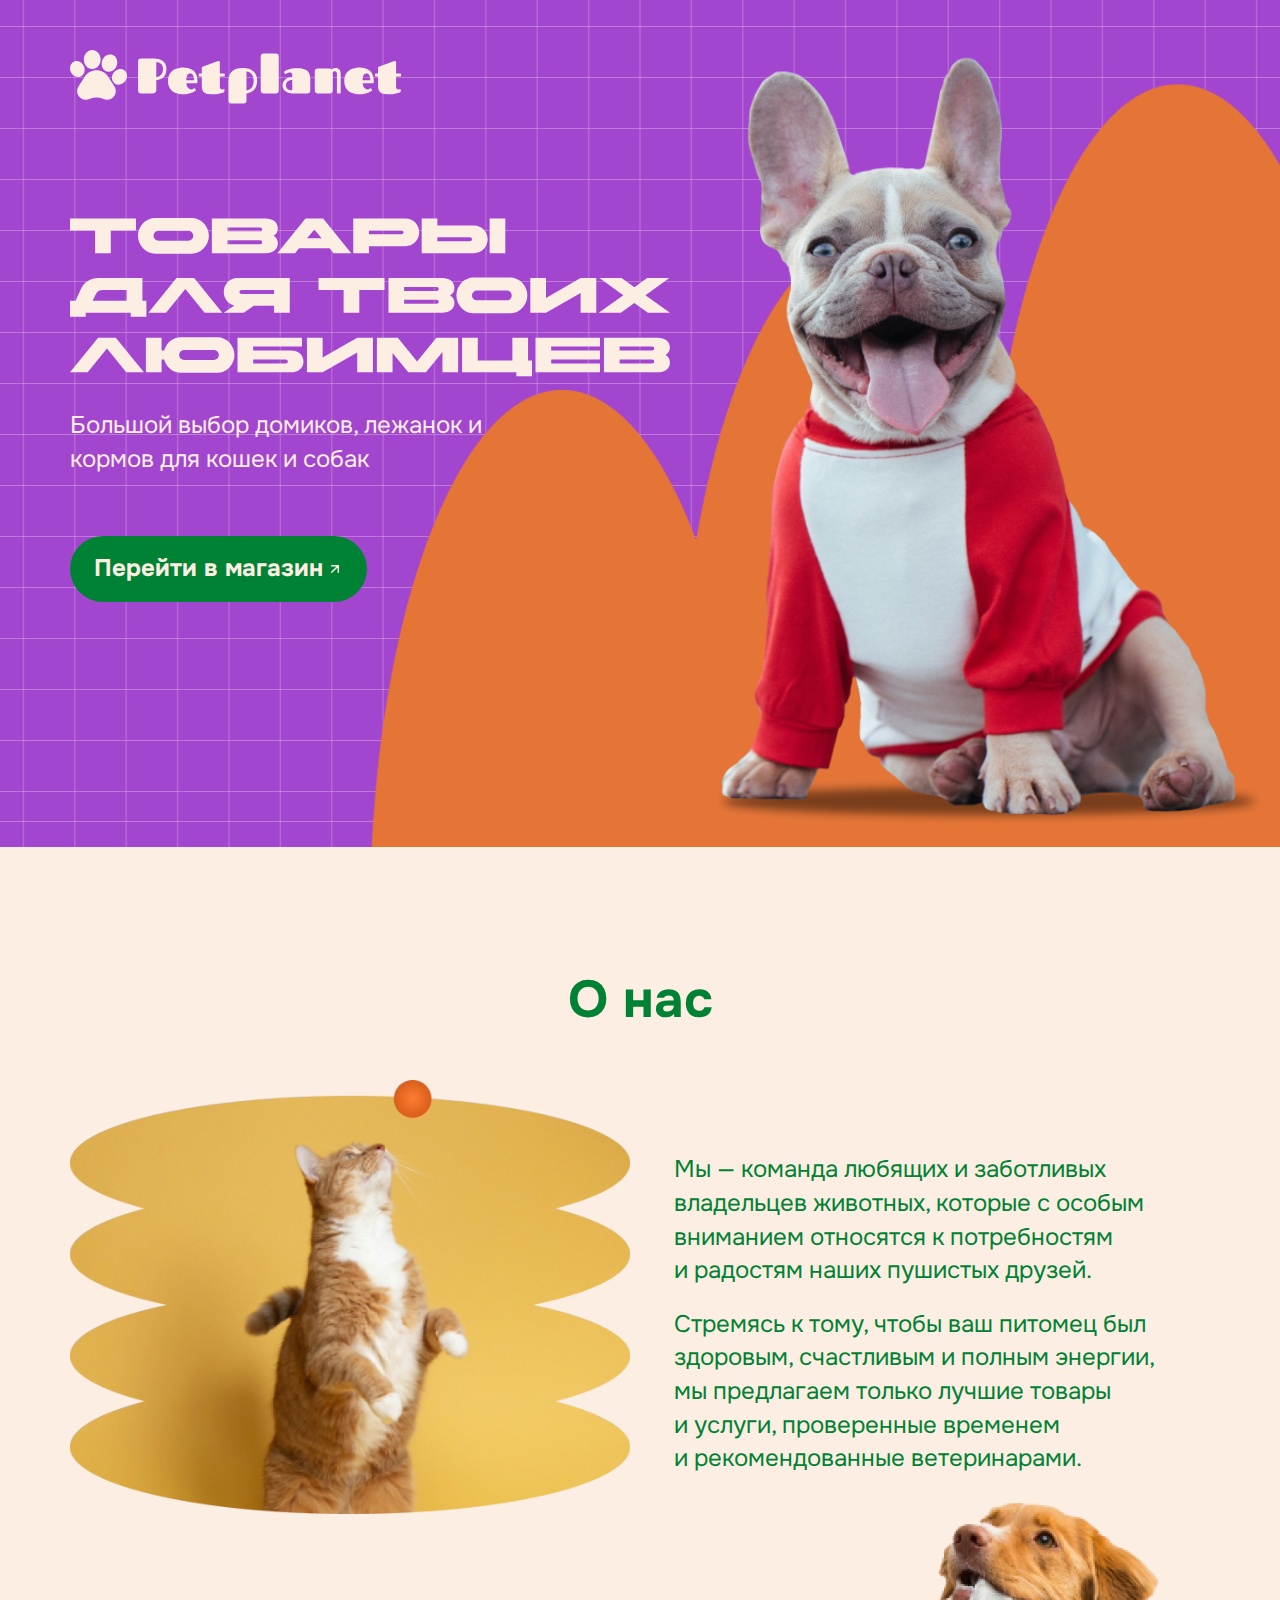
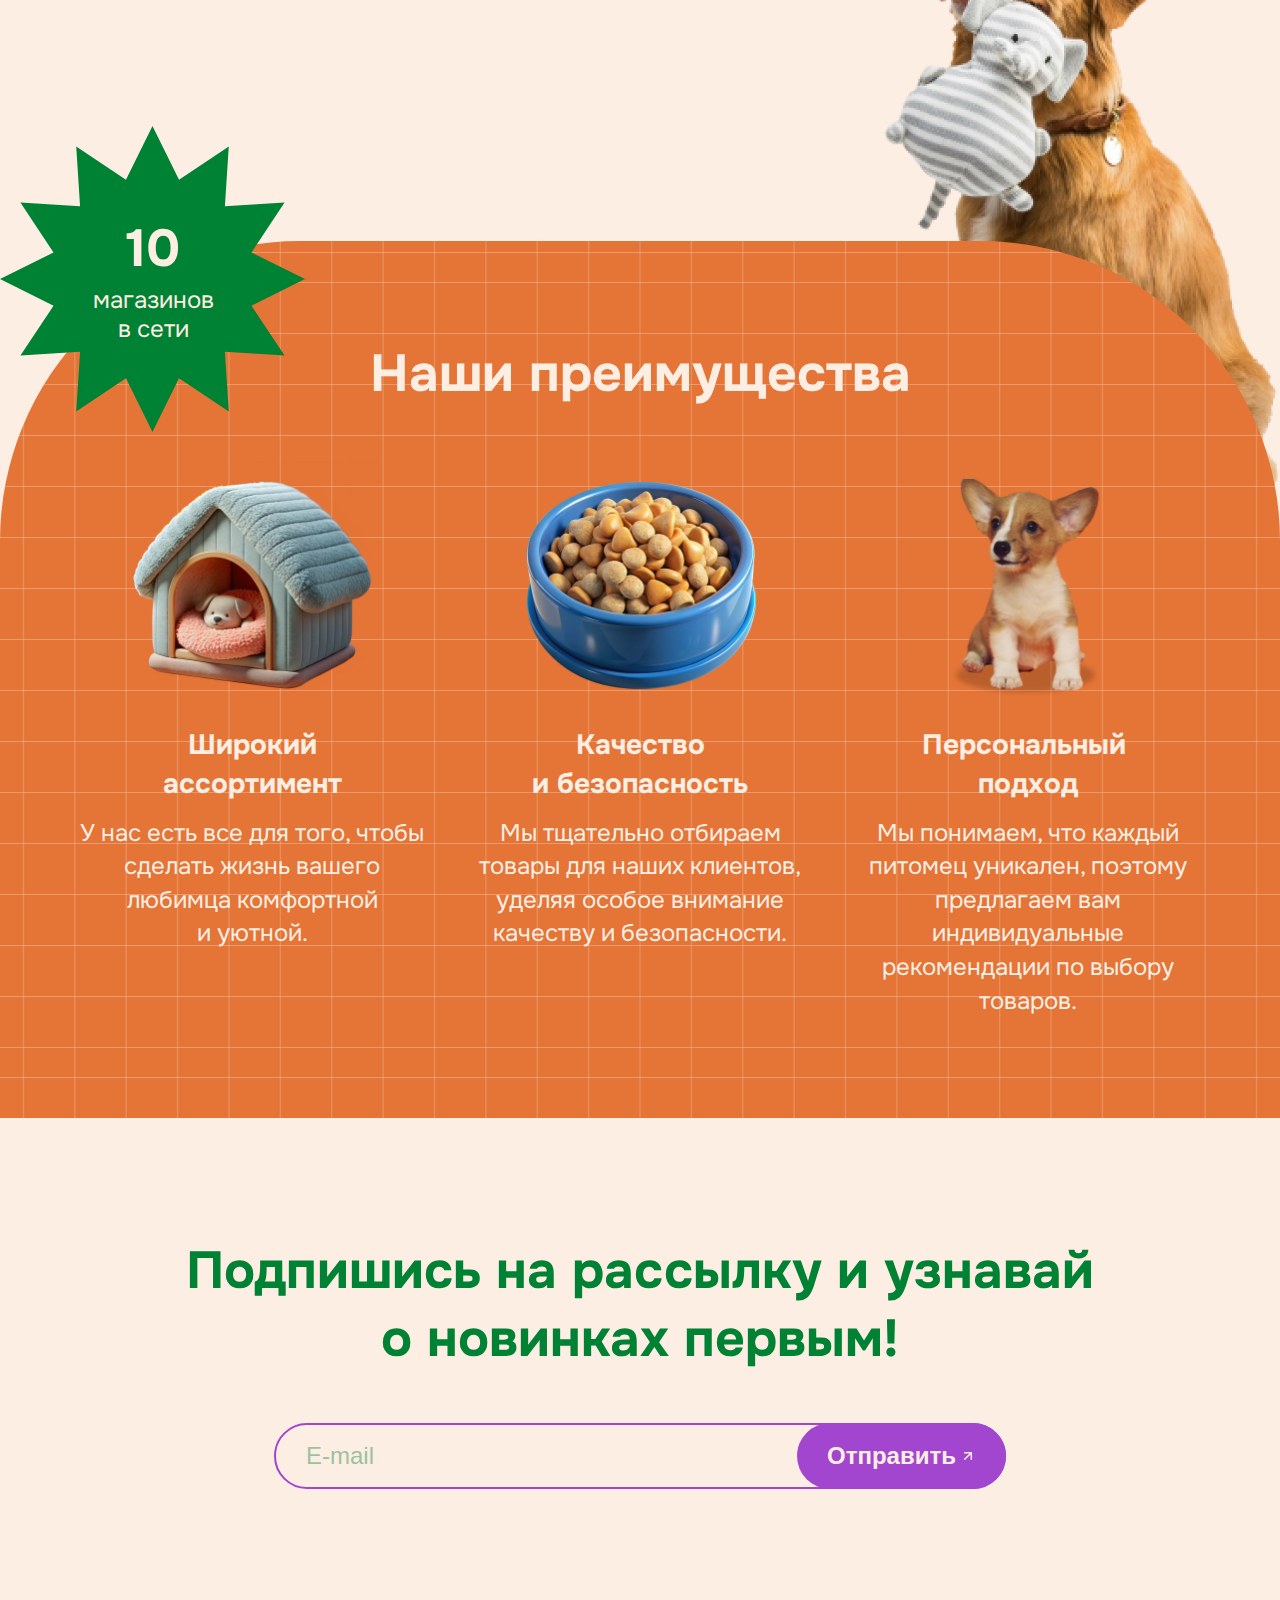
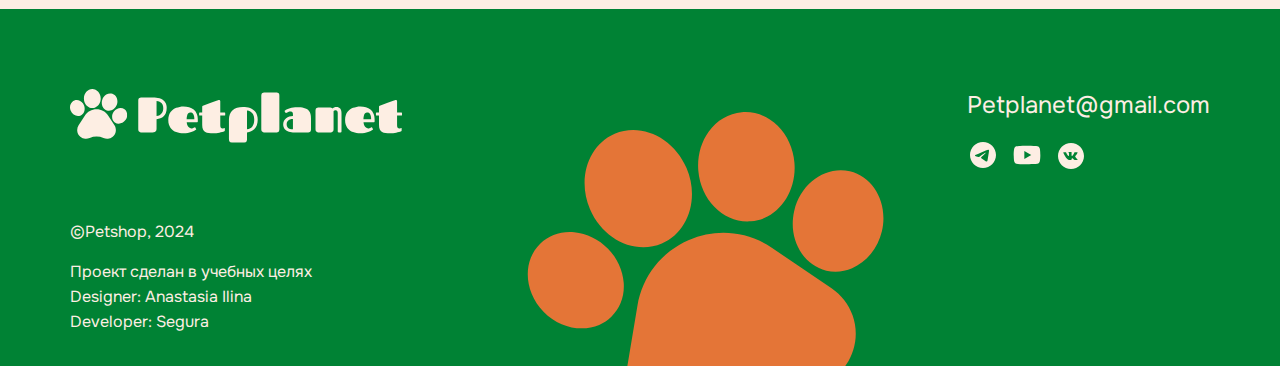
<file: docs/index.html>
<!doctype html>
<html lang="ru">
  <head>
  <meta charset="UTF-8" />
  <link href="./img/favicon.svg" rel="icon" type="image/svg+xml" />
  <meta content="width=device-width, initial-scale=1.0" name="viewport" />
  <title>Pet Planet - зоомагазин</title>
  <link rel="stylesheet" href="css/index.min.css" />
  <script src="js/index.min.js" type="module"></script>
</head>


  <body class="body">
    <header class="header">
  <div class="container">
    <img class="header__logo" src="img/logo.svg" alt="Логотип магазина Pet Planet" />
  </div>
</header>

    <main>
      <h1 class="visually-hidden">Pet Planet - магазин для животных</h1>
      <!--   hero   -->
      <section class="hero">
  <h2 class="visually-hidden">Товары для твоих питомцев</h2>
  <div class="container">
    <img class="hero__title" src="./img/tittle.svg" alt="Товары для твоих любимцев" />
    <p class="hero__text">Большой выбор домиков, лежанок и кормов для кошек и&nbsp;собак</p>
    <a class="hero__store-link" href="store.html">Перейти в магазин</a>
  </div>
</section>

      <!--   about   -->
      <section class="about">
  <div class="container">
    <h2 class="about__title">О нас</h2>
    <div class="about__box">
      <div class="about__content">
        <p class="about__text">
          Мы — команда любящих и заботливых владельцев животных, которые с особым вниманием относятся к потребностям
          и радостям наших пушистых друзей.
        </p>
        <p class="about__text">
          Стремясь к тому, чтобы ваш питомец был здоровым, счастливым и полным энергии, мы предлагаем только лучшие
          товары и услуги, проверенные временем и рекомендованные ветеринарами.
        </p>
      </div>
    </div>
  </div>
</section>

      <!--   advantages   -->
      <section class="advantages">
  <div class="advantages__bg">
    <div class="container">
      <h2 class="advantages__title">Наши преимущества</h2>
      <ul class="advantages__list">
        <li class="advantages__item advantages__item_assortment">
          <h3 class="advantages__subtitle">Широкий ассортимент</h3>
          <p class="advantages__text">
            У нас есть все для того, чтобы сделать жизнь вашего любимца комфортной и уютной.
          </p>
        </li>
        <li class="advantages__item advantages__item_quality">
          <h3 class="advantages__subtitle">Качество и&nbsp;безопасность</h3>
          <p class="advantages__text">
            Мы тщательно отбираем товары для наших клиентов, уделяя особое внимание качеству и безопасности.
          </p>
        </li>
        <li class="advantages__item advantages__item_personal">
          <h3 class="advantages__subtitle">Персональный подход</h3>
          <p class="advantages__text">
            Мы понимаем, что каждый питомец уникален, поэтому предлагаем вам индивидуальные рекомендации по выбору
            товаров.
          </p>
        </li>
      </ul>
    </div>

    <div class="advantages__count-box">
      <p class="advantages__count">10</p>
      <p class="advantages__count-text">магазинов в&nbsp;сети</p>
    </div>
  </div>
</section>

      <!--   subscribe   -->
      <section class="subscribe">
  <div class="container">
    <form action="#" class="subscribe__form" method="post">
      <h2 class="subscribe__title">Подпишись на рассылку и узнавай о&nbsp;новинках первым!</h2>
      <fieldset class="subscribe__field">
        <input class="subscribe__input" type="email" name="email" placeholder="E-mail" />
        <button class="subscribe__button" type="submit">
          <span class="subscribe__button-text">Отправить</span>
        </button>
      </fieldset>
    </form>
  </div>
</section>

    </main>
    <footer class="footer">
  <div class="container footer__container">
    <img src="./img/logo.svg" alt="Логотип с лапкой" class="footer__logo" />
    <div class="footer__info">
      <p class="footer__copyright">©Petshop, 2024</p>
      <p class="footer__text">Проект сделан в учебных целях</p>
      <ul class="footer__list">
        <li class="footer__item">
          Designer: <a href="https://t.me/Mrshmallowww" target="_blank" class="footer__link"> Anastasia Ilina</a>
        </li>
        <li class="footer__item">
          Developer:<a href="https://segura-web.ru" target="_blank" class="footer__link"> Segura</a>
        </li>
      </ul>
    </div>
    <address class="footer__contacts">
      <a href="mailto:Petplanet@gmail.com" class="footer__email">Petplanet@gmail.com</a>
      <ul class="footer__social">
        <li class="footer__item">
          <a href="#" class="footer__link" aria-label="Телеграм-бот Petplanet">
            <svg width="32" height="32" viewBox="0 0 32 32" xmlns="http://www.w3.org/2000/svg">
              <path
                d="M16 3C8.824 3 3 8.824 3 16C3 23.176 8.824 29 16 29C23.176 29 29 23.176 29 16C29 8.824 23.176 3 16 3ZM22.032 11.84C21.837 13.894 20.992 18.886 20.563 21.187C20.381 22.162 20.017 22.487 19.679 22.526C18.925 22.591 18.353 22.032 17.625 21.551C16.481 20.797 15.831 20.329 14.726 19.601C13.439 18.756 14.271 18.288 15.012 17.534C15.207 17.339 18.535 14.31 18.6 14.037C18.609 13.9957 18.6078 13.9527 18.5965 13.9119C18.5852 13.8712 18.5641 13.8338 18.535 13.803C18.457 13.738 18.353 13.764 18.262 13.777C18.145 13.803 16.325 15.012 12.776 17.404C12.256 17.755 11.788 17.937 11.372 17.924C10.904 17.911 10.02 17.664 9.357 17.443C8.538 17.183 7.901 17.04 7.953 16.585C7.979 16.351 8.304 16.117 8.915 15.87C12.711 14.219 15.233 13.127 16.494 12.607C20.108 11.099 20.849 10.839 21.343 10.839C21.447 10.839 21.694 10.865 21.85 10.995C21.98 11.099 22.019 11.242 22.032 11.346C22.019 11.424 22.045 11.658 22.032 11.84Z"
              />
            </svg>
          </a>
        </li>
        <li class="footer__item">
          <a href="#" class="footer__link" aria-label="Канал Petplanet на Youtube">
            <svg width="32" height="32" viewBox="0 0 32 32" xmlns="http://www.w3.org/2000/svg">
              <path
                d="M13.3332 20.0001L20.2532 16.0001L13.3332 12.0001V20.0001ZM28.7465 9.56008C28.9198 10.1867 29.0398 11.0267 29.1198 12.0934C29.2132 13.1601 29.2532 14.0801 29.2532 14.8801L29.3332 16.0001C29.3332 18.9201 29.1198 21.0667 28.7465 22.4401C28.4132 23.6401 27.6398 24.4134 26.4398 24.7467C25.8132 24.9201 24.6665 25.0401 22.9065 25.1201C21.1732 25.2134 19.5865 25.2534 18.1198 25.2534L15.9998 25.3334C10.4132 25.3334 6.93317 25.1201 5.55984 24.7467C4.35984 24.4134 3.5865 23.6401 3.25317 22.4401C3.07984 21.8134 2.95984 20.9734 2.87984 19.9067C2.7865 18.8401 2.7465 17.9201 2.7465 17.1201L2.6665 16.0001C2.6665 13.0801 2.87984 10.9334 3.25317 9.56008C3.5865 8.36008 4.35984 7.58675 5.55984 7.25341C6.1865 7.08008 7.33317 6.96008 9.09317 6.88008C10.8265 6.78675 12.4132 6.74675 13.8798 6.74675L15.9998 6.66675C21.5865 6.66675 25.0665 6.88008 26.4398 7.25341C27.6398 7.58675 28.4132 8.36008 28.7465 9.56008Z"
              />
            </svg>
          </a>
        </li>
        <li class="footer__item">
          <a href="#" class="footer__link" aria-label="Группа Petplanet в контакте">
            <svg width="32" height="32" viewBox="0 0 32 32" xmlns="http://www.w3.org/2000/svg">
              <path
                d="M16 3C8.82021 3 3 8.82021 3 16C3 23.1798 8.82021 29 16 29C23.1798 29 29 23.1798 29 16C29 8.82021 23.1798 3 16 3ZM20.9996 17.667C20.9996 17.667 22.1493 18.8018 22.4323 19.3285C22.4404 19.3394 22.4445 19.3502 22.4472 19.3556C22.5623 19.5493 22.5894 19.6996 22.5325 19.812C22.4377 19.9989 22.1127 20.0909 22.0017 20.0991H19.9704C19.8296 20.0991 19.5344 20.0625 19.1769 19.816C18.902 19.6238 18.6311 19.3082 18.3671 19.0008C17.973 18.5431 17.6318 18.1477 17.2878 18.1477C17.2441 18.1476 17.2007 18.1545 17.1592 18.168C16.8992 18.252 16.566 18.623 16.566 19.6116C16.566 19.9203 16.3223 20.0977 16.1503 20.0977H15.22C14.9031 20.0977 13.2524 19.9867 11.7899 18.4443C9.99969 16.5552 8.38823 12.7662 8.37469 12.731C8.27312 12.4859 8.48302 12.3546 8.71187 12.3546H10.7634C11.037 12.3546 11.1264 12.5211 11.1886 12.6687C11.2618 12.8407 11.5299 13.5246 11.97 14.2937C12.6836 15.5477 13.121 16.0569 13.4718 16.0569C13.5375 16.0561 13.6021 16.0394 13.66 16.0081C14.1177 15.7535 14.0324 14.1218 14.0121 13.7832C14.0121 13.7196 14.0107 13.0533 13.7765 12.7337C13.6085 12.5022 13.3228 12.4142 13.1495 12.3817C13.2196 12.2849 13.3121 12.2064 13.419 12.1528C13.7331 11.9957 14.2992 11.9727 14.8611 11.9727H15.174C15.7833 11.9808 15.9404 12.0201 16.1611 12.0756C16.608 12.1826 16.6175 12.471 16.5782 13.4582C16.566 13.7385 16.5539 14.0554 16.5539 14.4292C16.5539 14.5104 16.5498 14.5971 16.5498 14.6892C16.5363 15.1916 16.52 15.7617 16.8748 15.9959C16.9211 16.025 16.9745 16.0404 17.0292 16.0406C17.1524 16.0406 17.5234 16.0406 18.5282 14.3168C18.8381 13.7619 19.1074 13.1853 19.334 12.5916C19.3543 12.5564 19.4139 12.448 19.4843 12.406C19.5362 12.3795 19.5939 12.3661 19.6522 12.3668H22.064C22.3267 12.3668 22.5068 12.406 22.5406 12.5076C22.6002 12.6687 22.5298 13.1603 21.4289 14.6512L20.9373 15.2999C19.9393 16.608 19.9393 16.6744 20.9996 17.667Z"
              />
            </svg>
          </a>
        </li>
      </ul>
    </address>
  </div>
</footer>

  </body>
</html>
</file>
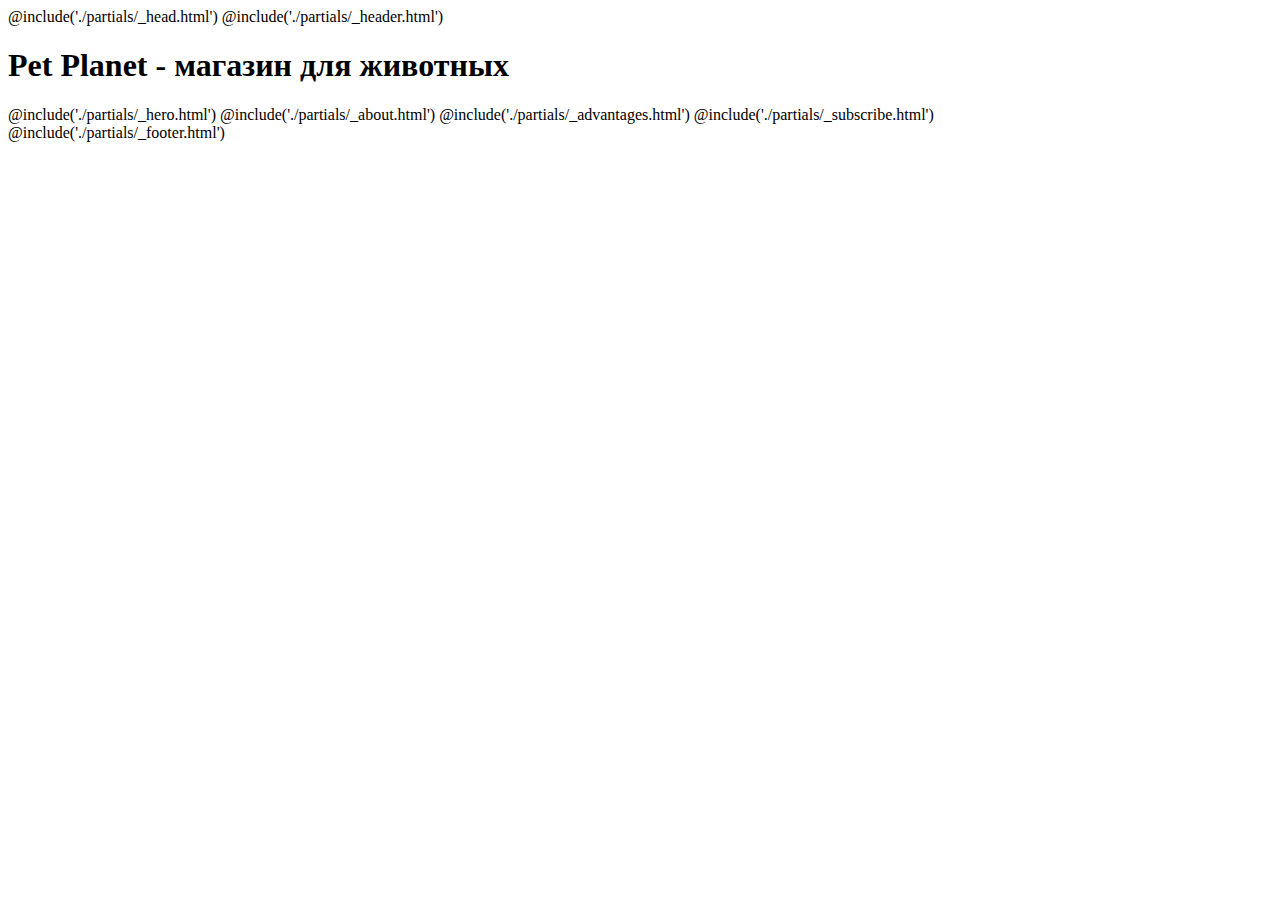
<file: src/index.html>
<!doctype html>
<html lang="ru">
  @include('./partials/_head.html')

  <body class="body">
    @include('./partials/_header.html')
    <main>
      <h1 class="visually-hidden">Pet Planet - магазин для животных</h1>
      <!--   hero   -->
      @include('./partials/_hero.html')
      <!--   about   -->
      @include('./partials/_about.html')
      <!--   advantages   -->
      @include('./partials/_advantages.html')
      <!--   subscribe   -->
      @include('./partials/_subscribe.html')
    </main>
    @include('./partials/_footer.html')
  </body>
</html>
</file>
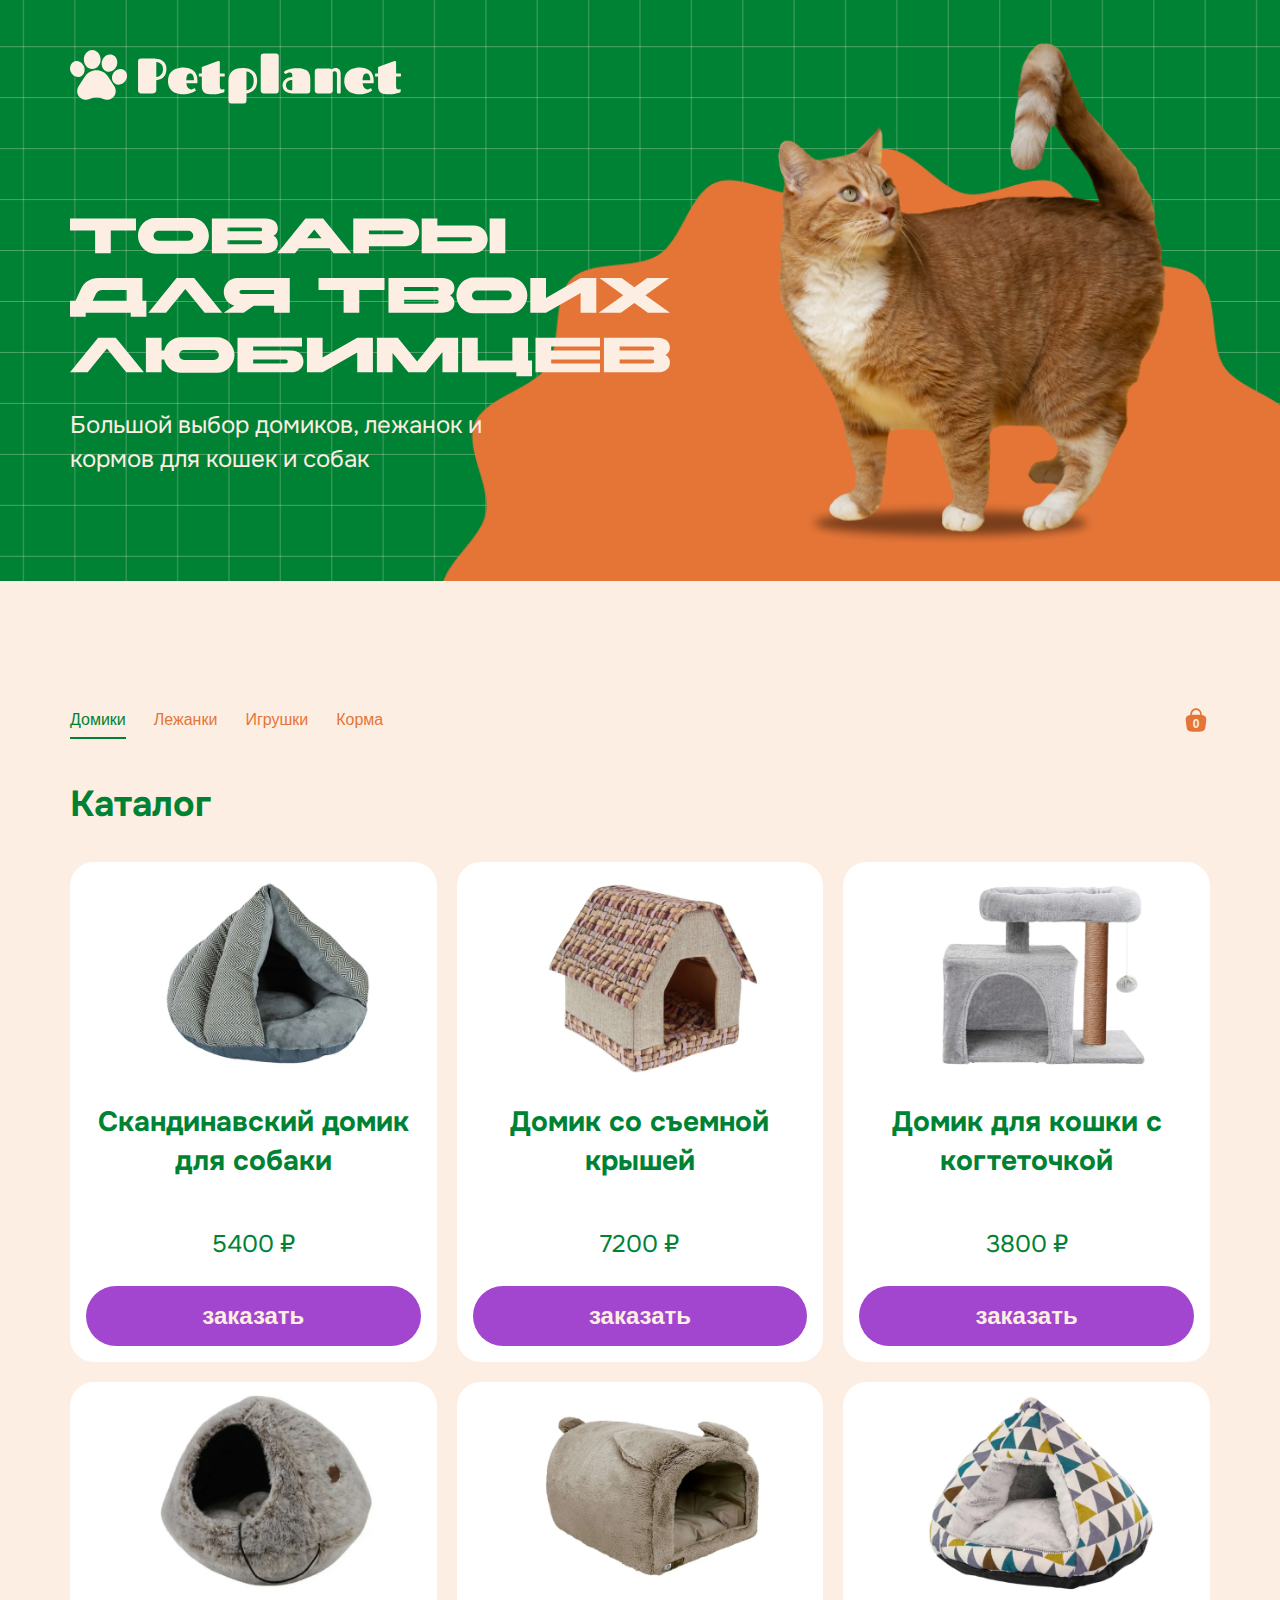
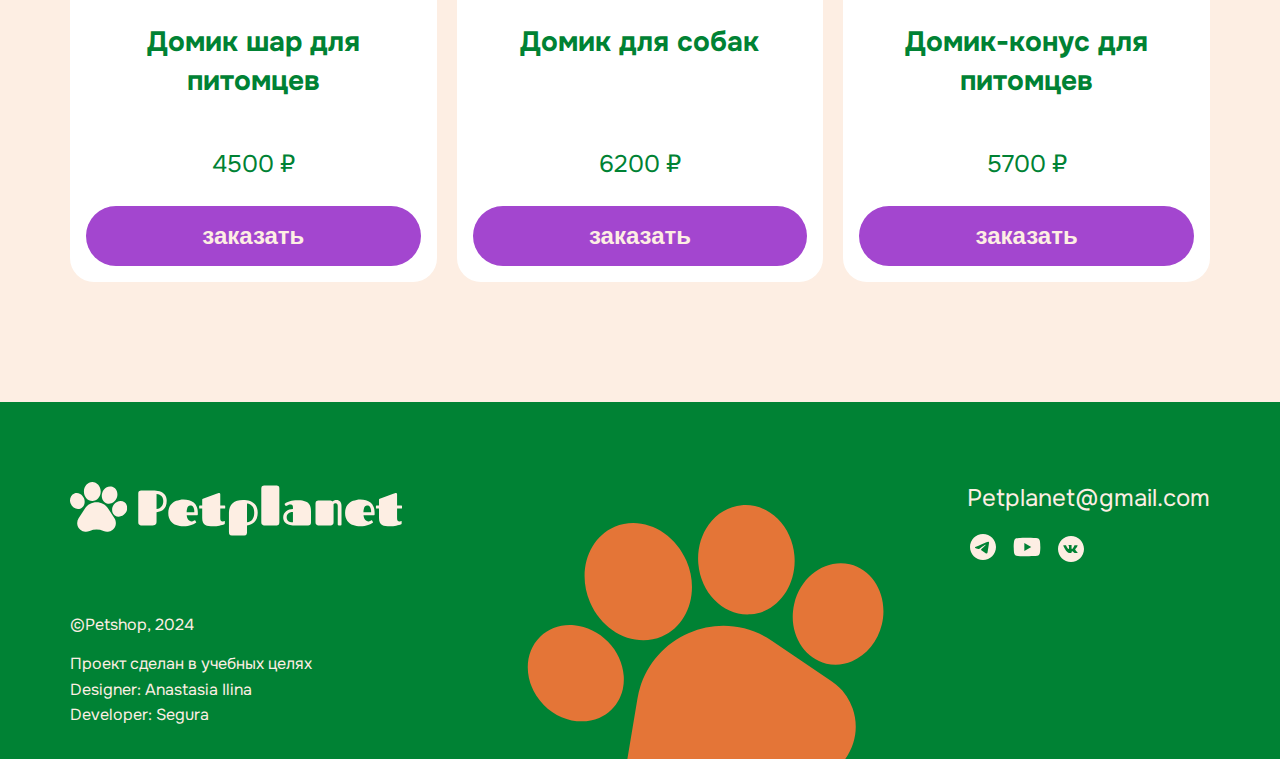
<file: docs/store.html>
<!doctype html>
<html lang="ru">
  <head>
  <meta charset="UTF-8" />
  <link href="./img/favicon.svg" rel="icon" type="image/svg+xml" />
  <meta content="width=device-width, initial-scale=1.0" name="viewport" />
  <title>Pet Planet - зоомагазин</title>
  <link rel="stylesheet" href="css/index.min.css" />
  <script src="js/index.min.js" type="module"></script>
</head>


  <body>
    <header class="header">
  <div class="container">
    <img class="header__logo" src="img/logo.svg" alt="Логотип магазина Pet Planet" />
  </div>
</header>


    <main>
      <h1 class="visually-hidden">Pet Planet - магазин для животных</h1>

      <!--   hero   -->
      <section class="hero hero_store">
        <h2 class="visually-hidden">Товары для твоих питомцев</h2>
        <div class="container">
          <img class="hero__title" src="./img/tittle.svg" alt="Товары для твоих любимцев" />
          <p class="hero__text">Большой выбор домиков, лежанок и кормов для кошек и&nbsp;собак</p>
        </div>
      </section>

      <!--   store   -->
      <section class="store">
        <div class="container">
          <div class="store__header">
            <ul class="store__categories">
              <li class="store__category-item">
                <button class="store__category-button store__category-button_active">Домики</button>
              </li>
              <li class="store__category-item">
                <button class="store__category-button">Лежанки</button>
              </li>
              <li class="store__category-item">
                <button class="store__category-button">Игрушки</button>
              </li>
              <li class="store__category-item">
                <button class="store__category-button">Корма</button>
              </li>
            </ul>
            <button class="store__cart-button">
              <span class="store__cart-cnt">0</span>
              <svg
                class="store__cart-icon"
                width="28"
                height="28"
                viewBox="0 0 28 28"
                fill="none"
                xmlns="http://www.w3.org/2000/svg"
              >
                <circle cx="18" cy="14" r="2" fill="#E47537" />
                <circle cx="10" cy="14" r="2" fill="#E47537" />
                <path
                  d="M23.2867 10.4534C22.505 9.59003 21.3267 9.08836 19.6934 8.91336V8.02669C19.6934 6.42836 19.0167 4.88836 17.8267 3.81503C16.625 2.71836 15.0617 2.20503 13.44 2.35669C10.6517 2.62503 8.3067 5.32003 8.3067 8.23669V8.91336C6.67336 9.08836 5.49503 9.59003 4.71336 10.4534C3.5817 11.7134 3.6167 13.3934 3.74503 14.56L4.5617 21.0584C4.8067 23.3334 5.72836 25.6667 10.745 25.6667H17.255C22.2717 25.6667 23.1934 23.3334 23.4384 21.07L24.255 14.5484C24.3834 13.3934 24.4067 11.7134 23.2867 10.4534ZM13.6034 3.97836C14.77 3.87336 15.8784 4.23503 16.7417 5.01669C17.5934 5.78669 18.0717 6.88336 18.0717 8.02669V8.84336H9.92836V8.23669C9.92836 6.16003 11.6434 4.16503 13.6034 3.97836ZM9.82336 15.3417H9.8117C9.17003 15.3417 8.64503 14.8167 8.64503 14.175C8.64503 13.5334 9.17003 13.0084 9.8117 13.0084C10.465 13.0084 10.99 13.5334 10.99 14.175C10.99 14.8167 10.465 15.3417 9.82336 15.3417ZM17.99 15.3417H17.9784C17.3367 15.3417 16.8117 14.8167 16.8117 14.175C16.8117 13.5334 17.3367 13.0084 17.9784 13.0084C18.6317 13.0084 19.1567 13.5334 19.1567 14.175C19.1567 14.8167 18.6317 15.3417 17.99 15.3417Z"
                  fill="#E47537"
                />
              </svg>
            </button>
          </div>
          <h2 class="store__title">Каталог</h2>
          <ul class="store__list">
            <li class="store__item">
              <article class="store__product product">
                <img src="./img/photo.jpg" alt="Скандинавский домик для собаки" class="product__img" />
                <h3 class="product__title">Скандинавский домик для собаки</h3>
                <p class="product__price">5400&nbsp;₽</p>
                <button class="product__add-cart">заказать</button>
              </article>
            </li>
            <li class="store__item">
              <article class="store__product product">
                <img src="./img/photo-2.jpg" alt="Домик со съемной крышей" class="product__img" />
                <h3 class="product__title">Домик со съемной крышей</h3>
                <p class="product__price">7200&nbsp;₽</p>
                <button class="product__add-cart">заказать</button>
              </article>
            </li>
            <li class="store__item">
              <article class="store__product product">
                <img src="./img/photo-4.jpg" alt="Домик для кошки с когтеточкой" class="product__img" />
                <h3 class="product__title">Домик для кошки с когтеточкой</h3>
                <p class="product__price">3800&nbsp;₽</p>
                <button class="product__add-cart">заказать</button>
              </article>
            </li>
            <li class="store__item">
              <article class="store__product product">
                <img src="./img/photo-1.jpg" alt="Домик шар для питомцев" class="product__img" />
                <h3 class="product__title">Домик шар для питомцев</h3>
                <p class="product__price">4500&nbsp;₽</p>
                <button class="product__add-cart">заказать</button>
              </article>
            </li>
            <li class="store__item">
              <article class="store__product product">
                <img src="./img/photo-3.jpg" alt="Домик для собак" class="product__img" />
                <h3 class="product__title">Домик для собак</h3>
                <p class="product__price">6200&nbsp;₽</p>
                <button class="product__add-cart">заказать</button>
              </article>
            </li>
            <li class="store__item">
              <article class="store__product product">
                <img src="./img/photo-5.jpg" alt="Домик-конус для питомцев" class="product__img" />
                <h3 class="product__title">Домик-конус для питомцев</h3>
                <p class="product__price">5700&nbsp;₽</p>
                <button class="product__add-cart">заказать</button>
              </article>
            </li>
          </ul>
        </div>
      </section>
    </main>

    <footer class="footer">
  <div class="container footer__container">
    <img src="./img/logo.svg" alt="Логотип с лапкой" class="footer__logo" />
    <div class="footer__info">
      <p class="footer__copyright">©Petshop, 2024</p>
      <p class="footer__text">Проект сделан в учебных целях</p>
      <ul class="footer__list">
        <li class="footer__item">
          Designer: <a href="https://t.me/Mrshmallowww" target="_blank" class="footer__link"> Anastasia Ilina</a>
        </li>
        <li class="footer__item">
          Developer:<a href="https://segura-web.ru" target="_blank" class="footer__link"> Segura</a>
        </li>
      </ul>
    </div>
    <address class="footer__contacts">
      <a href="mailto:Petplanet@gmail.com" class="footer__email">Petplanet@gmail.com</a>
      <ul class="footer__social">
        <li class="footer__item">
          <a href="#" class="footer__link" aria-label="Телеграм-бот Petplanet">
            <svg width="32" height="32" viewBox="0 0 32 32" xmlns="http://www.w3.org/2000/svg">
              <path
                d="M16 3C8.824 3 3 8.824 3 16C3 23.176 8.824 29 16 29C23.176 29 29 23.176 29 16C29 8.824 23.176 3 16 3ZM22.032 11.84C21.837 13.894 20.992 18.886 20.563 21.187C20.381 22.162 20.017 22.487 19.679 22.526C18.925 22.591 18.353 22.032 17.625 21.551C16.481 20.797 15.831 20.329 14.726 19.601C13.439 18.756 14.271 18.288 15.012 17.534C15.207 17.339 18.535 14.31 18.6 14.037C18.609 13.9957 18.6078 13.9527 18.5965 13.9119C18.5852 13.8712 18.5641 13.8338 18.535 13.803C18.457 13.738 18.353 13.764 18.262 13.777C18.145 13.803 16.325 15.012 12.776 17.404C12.256 17.755 11.788 17.937 11.372 17.924C10.904 17.911 10.02 17.664 9.357 17.443C8.538 17.183 7.901 17.04 7.953 16.585C7.979 16.351 8.304 16.117 8.915 15.87C12.711 14.219 15.233 13.127 16.494 12.607C20.108 11.099 20.849 10.839 21.343 10.839C21.447 10.839 21.694 10.865 21.85 10.995C21.98 11.099 22.019 11.242 22.032 11.346C22.019 11.424 22.045 11.658 22.032 11.84Z"
              />
            </svg>
          </a>
        </li>
        <li class="footer__item">
          <a href="#" class="footer__link" aria-label="Канал Petplanet на Youtube">
            <svg width="32" height="32" viewBox="0 0 32 32" xmlns="http://www.w3.org/2000/svg">
              <path
                d="M13.3332 20.0001L20.2532 16.0001L13.3332 12.0001V20.0001ZM28.7465 9.56008C28.9198 10.1867 29.0398 11.0267 29.1198 12.0934C29.2132 13.1601 29.2532 14.0801 29.2532 14.8801L29.3332 16.0001C29.3332 18.9201 29.1198 21.0667 28.7465 22.4401C28.4132 23.6401 27.6398 24.4134 26.4398 24.7467C25.8132 24.9201 24.6665 25.0401 22.9065 25.1201C21.1732 25.2134 19.5865 25.2534 18.1198 25.2534L15.9998 25.3334C10.4132 25.3334 6.93317 25.1201 5.55984 24.7467C4.35984 24.4134 3.5865 23.6401 3.25317 22.4401C3.07984 21.8134 2.95984 20.9734 2.87984 19.9067C2.7865 18.8401 2.7465 17.9201 2.7465 17.1201L2.6665 16.0001C2.6665 13.0801 2.87984 10.9334 3.25317 9.56008C3.5865 8.36008 4.35984 7.58675 5.55984 7.25341C6.1865 7.08008 7.33317 6.96008 9.09317 6.88008C10.8265 6.78675 12.4132 6.74675 13.8798 6.74675L15.9998 6.66675C21.5865 6.66675 25.0665 6.88008 26.4398 7.25341C27.6398 7.58675 28.4132 8.36008 28.7465 9.56008Z"
              />
            </svg>
          </a>
        </li>
        <li class="footer__item">
          <a href="#" class="footer__link" aria-label="Группа Petplanet в контакте">
            <svg width="32" height="32" viewBox="0 0 32 32" xmlns="http://www.w3.org/2000/svg">
              <path
                d="M16 3C8.82021 3 3 8.82021 3 16C3 23.1798 8.82021 29 16 29C23.1798 29 29 23.1798 29 16C29 8.82021 23.1798 3 16 3ZM20.9996 17.667C20.9996 17.667 22.1493 18.8018 22.4323 19.3285C22.4404 19.3394 22.4445 19.3502 22.4472 19.3556C22.5623 19.5493 22.5894 19.6996 22.5325 19.812C22.4377 19.9989 22.1127 20.0909 22.0017 20.0991H19.9704C19.8296 20.0991 19.5344 20.0625 19.1769 19.816C18.902 19.6238 18.6311 19.3082 18.3671 19.0008C17.973 18.5431 17.6318 18.1477 17.2878 18.1477C17.2441 18.1476 17.2007 18.1545 17.1592 18.168C16.8992 18.252 16.566 18.623 16.566 19.6116C16.566 19.9203 16.3223 20.0977 16.1503 20.0977H15.22C14.9031 20.0977 13.2524 19.9867 11.7899 18.4443C9.99969 16.5552 8.38823 12.7662 8.37469 12.731C8.27312 12.4859 8.48302 12.3546 8.71187 12.3546H10.7634C11.037 12.3546 11.1264 12.5211 11.1886 12.6687C11.2618 12.8407 11.5299 13.5246 11.97 14.2937C12.6836 15.5477 13.121 16.0569 13.4718 16.0569C13.5375 16.0561 13.6021 16.0394 13.66 16.0081C14.1177 15.7535 14.0324 14.1218 14.0121 13.7832C14.0121 13.7196 14.0107 13.0533 13.7765 12.7337C13.6085 12.5022 13.3228 12.4142 13.1495 12.3817C13.2196 12.2849 13.3121 12.2064 13.419 12.1528C13.7331 11.9957 14.2992 11.9727 14.8611 11.9727H15.174C15.7833 11.9808 15.9404 12.0201 16.1611 12.0756C16.608 12.1826 16.6175 12.471 16.5782 13.4582C16.566 13.7385 16.5539 14.0554 16.5539 14.4292C16.5539 14.5104 16.5498 14.5971 16.5498 14.6892C16.5363 15.1916 16.52 15.7617 16.8748 15.9959C16.9211 16.025 16.9745 16.0404 17.0292 16.0406C17.1524 16.0406 17.5234 16.0406 18.5282 14.3168C18.8381 13.7619 19.1074 13.1853 19.334 12.5916C19.3543 12.5564 19.4139 12.448 19.4843 12.406C19.5362 12.3795 19.5939 12.3661 19.6522 12.3668H22.064C22.3267 12.3668 22.5068 12.406 22.5406 12.5076C22.6002 12.6687 22.5298 13.1603 21.4289 14.6512L20.9373 15.2999C19.9393 16.608 19.9393 16.6744 20.9996 17.667Z"
              />
            </svg>
          </a>
        </li>
      </ul>
    </address>
  </div>
</footer>

  </body>
</html>
</file>
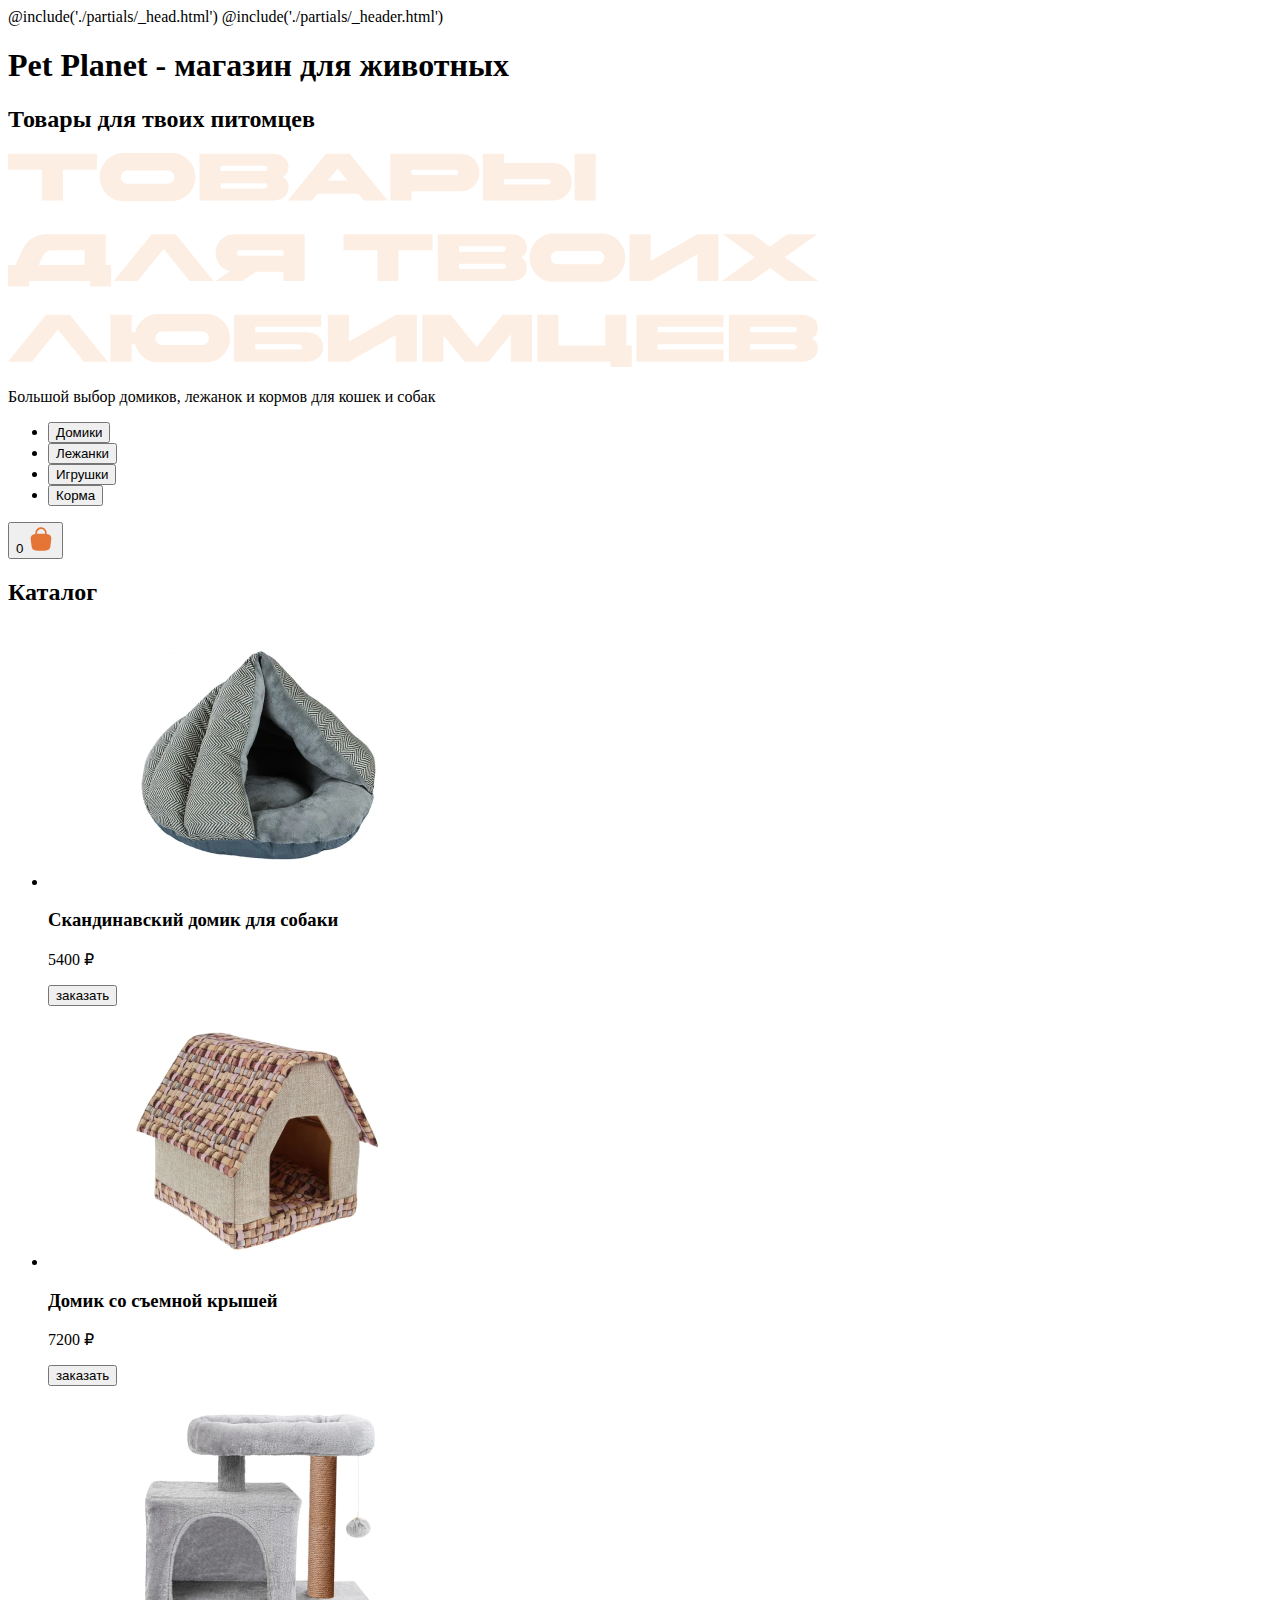
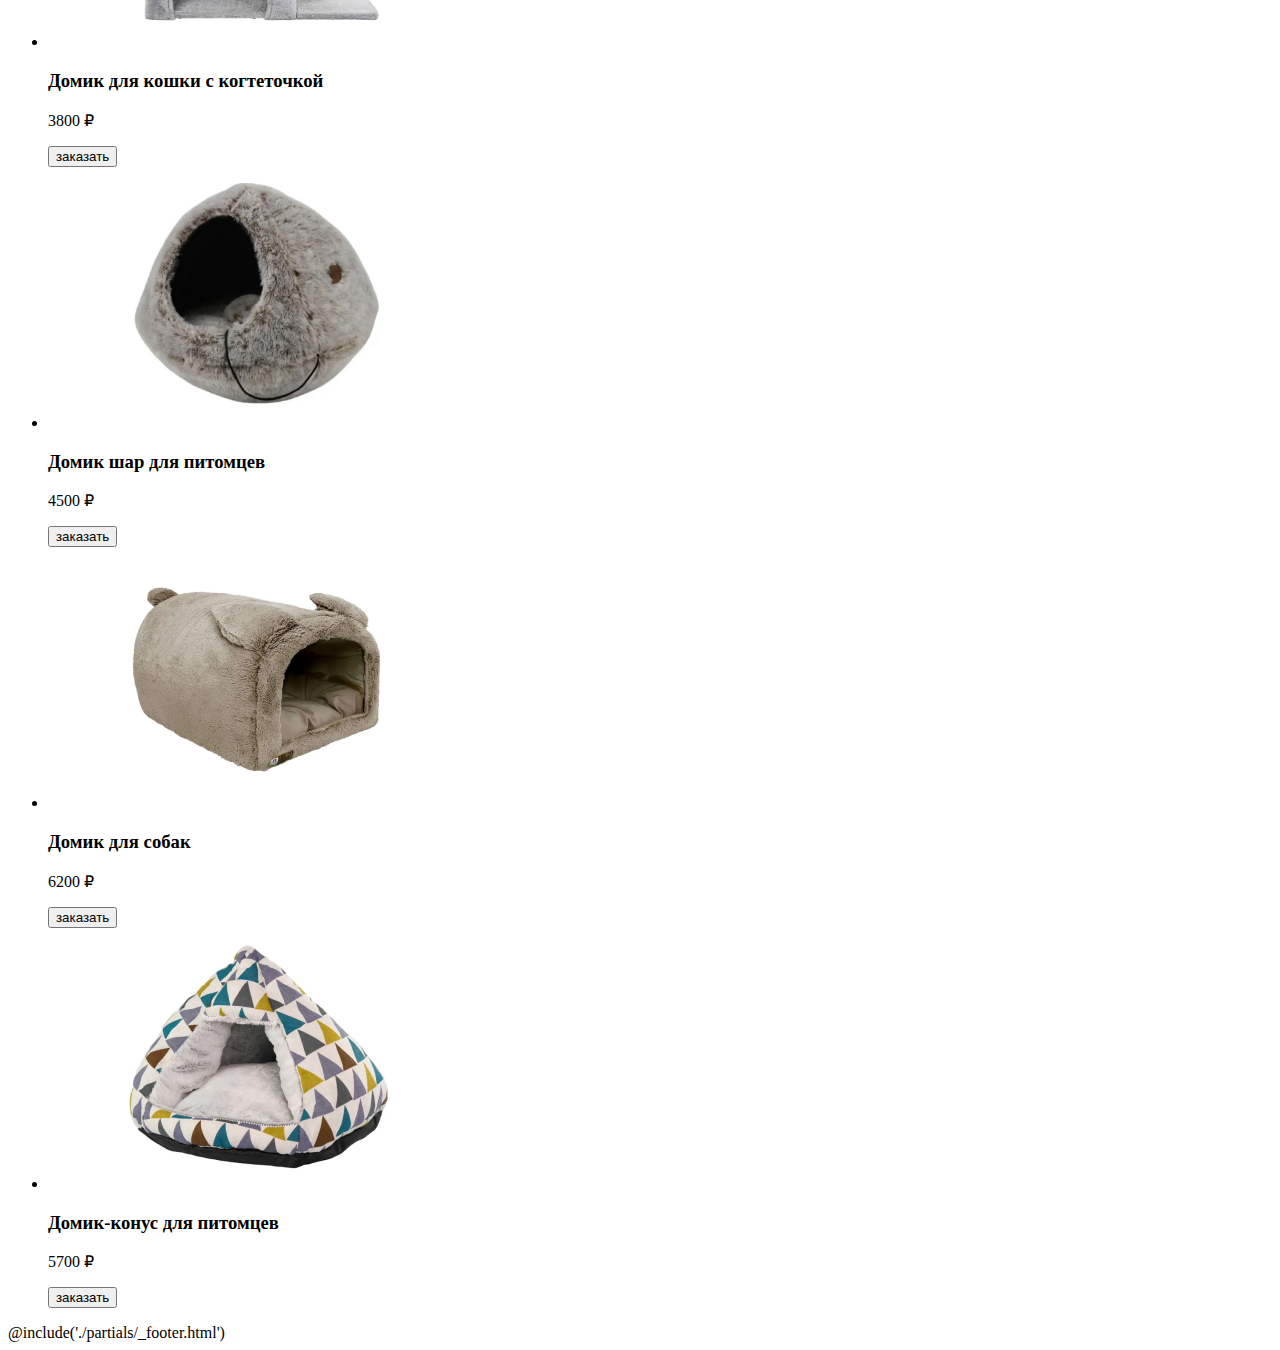
<file: src/store.html>
<!doctype html>
<html lang="ru">
  @include('./partials/_head.html')

  <body>
    @include('./partials/_header.html')

    <main>
      <h1 class="visually-hidden">Pet Planet - магазин для животных</h1>

      <!--   hero   -->
      <section class="hero hero_store">
        <h2 class="visually-hidden">Товары для твоих питомцев</h2>
        <div class="container">
          <img class="hero__title" src="./img/tittle.svg" alt="Товары для твоих любимцев" />
          <p class="hero__text">Большой выбор домиков, лежанок и кормов для кошек и&nbsp;собак</p>
        </div>
      </section>

      <!--   store   -->
      <section class="store">
        <div class="container">
          <div class="store__header">
            <ul class="store__categories">
              <li class="store__category-item">
                <button class="store__category-button store__category-button_active">Домики</button>
              </li>
              <li class="store__category-item">
                <button class="store__category-button">Лежанки</button>
              </li>
              <li class="store__category-item">
                <button class="store__category-button">Игрушки</button>
              </li>
              <li class="store__category-item">
                <button class="store__category-button">Корма</button>
              </li>
            </ul>
            <button class="store__cart-button">
              <span class="store__cart-cnt">0</span>
              <svg
                class="store__cart-icon"
                width="28"
                height="28"
                viewBox="0 0 28 28"
                fill="none"
                xmlns="http://www.w3.org/2000/svg"
              >
                <circle cx="18" cy="14" r="2" fill="#E47537" />
                <circle cx="10" cy="14" r="2" fill="#E47537" />
                <path
                  d="M23.2867 10.4534C22.505 9.59003 21.3267 9.08836 19.6934 8.91336V8.02669C19.6934 6.42836 19.0167 4.88836 17.8267 3.81503C16.625 2.71836 15.0617 2.20503 13.44 2.35669C10.6517 2.62503 8.3067 5.32003 8.3067 8.23669V8.91336C6.67336 9.08836 5.49503 9.59003 4.71336 10.4534C3.5817 11.7134 3.6167 13.3934 3.74503 14.56L4.5617 21.0584C4.8067 23.3334 5.72836 25.6667 10.745 25.6667H17.255C22.2717 25.6667 23.1934 23.3334 23.4384 21.07L24.255 14.5484C24.3834 13.3934 24.4067 11.7134 23.2867 10.4534ZM13.6034 3.97836C14.77 3.87336 15.8784 4.23503 16.7417 5.01669C17.5934 5.78669 18.0717 6.88336 18.0717 8.02669V8.84336H9.92836V8.23669C9.92836 6.16003 11.6434 4.16503 13.6034 3.97836ZM9.82336 15.3417H9.8117C9.17003 15.3417 8.64503 14.8167 8.64503 14.175C8.64503 13.5334 9.17003 13.0084 9.8117 13.0084C10.465 13.0084 10.99 13.5334 10.99 14.175C10.99 14.8167 10.465 15.3417 9.82336 15.3417ZM17.99 15.3417H17.9784C17.3367 15.3417 16.8117 14.8167 16.8117 14.175C16.8117 13.5334 17.3367 13.0084 17.9784 13.0084C18.6317 13.0084 19.1567 13.5334 19.1567 14.175C19.1567 14.8167 18.6317 15.3417 17.99 15.3417Z"
                  fill="#E47537"
                />
              </svg>
            </button>
          </div>
          <h2 class="store__title">Каталог</h2>
          <ul class="store__list">
            <li class="store__item">
              <article class="store__product product">
                <img src="./img/photo.jpg" alt="Скандинавский домик для собаки" class="product__img" />
                <h3 class="product__title">Скандинавский домик для собаки</h3>
                <p class="product__price">5400&nbsp;₽</p>
                <button class="product__add-cart">заказать</button>
              </article>
            </li>
            <li class="store__item">
              <article class="store__product product">
                <img src="./img/photo-2.jpg" alt="Домик со съемной крышей" class="product__img" />
                <h3 class="product__title">Домик со съемной крышей</h3>
                <p class="product__price">7200&nbsp;₽</p>
                <button class="product__add-cart">заказать</button>
              </article>
            </li>
            <li class="store__item">
              <article class="store__product product">
                <img src="./img/photo-4.jpg" alt="Домик для кошки с когтеточкой" class="product__img" />
                <h3 class="product__title">Домик для кошки с когтеточкой</h3>
                <p class="product__price">3800&nbsp;₽</p>
                <button class="product__add-cart">заказать</button>
              </article>
            </li>
            <li class="store__item">
              <article class="store__product product">
                <img src="./img/photo-1.jpg" alt="Домик шар для питомцев" class="product__img" />
                <h3 class="product__title">Домик шар для питомцев</h3>
                <p class="product__price">4500&nbsp;₽</p>
                <button class="product__add-cart">заказать</button>
              </article>
            </li>
            <li class="store__item">
              <article class="store__product product">
                <img src="./img/photo-3.jpg" alt="Домик для собак" class="product__img" />
                <h3 class="product__title">Домик для собак</h3>
                <p class="product__price">6200&nbsp;₽</p>
                <button class="product__add-cart">заказать</button>
              </article>
            </li>
            <li class="store__item">
              <article class="store__product product">
                <img src="./img/photo-5.jpg" alt="Домик-конус для питомцев" class="product__img" />
                <h3 class="product__title">Домик-конус для питомцев</h3>
                <p class="product__price">5700&nbsp;₽</p>
                <button class="product__add-cart">заказать</button>
              </article>
            </li>
          </ul>
        </div>
      </section>
    </main>

    @include('./partials/_footer.html')
  </body>
</html>
</file>
<file: docs/css/index.min.css>
:root {
  --font-size: 24px;
}
@media (min-width: 1720px) {
  :root {
    --font-size: 28px;
  }
}
@media (max-width: 940px) {
  :root {
    --font-size: 20px;
  }
}
@media (max-width: 480px) {
  :root {
    --font-size: 16px;
  }
}

@font-face {
  font-display: swap;
  font-family: "Onest";
  font-style: normal;
  font-weight: 400;
  src: url("../assets/fonts/onest-v6-cyrillic_latin-regular.woff2") format("woff2");
}
@font-face {
  font-display: swap;
  font-family: "Onest";
  font-style: normal;
  font-weight: 700;
  src: url("../assets/fonts/onest-v6-cyrillic_latin-700.woff2") format("woff2");
}
html {
  position: relative;
  box-sizing: border-box;
  scroll-behavior: smooth;
}

*,
*::before,
*::after {
  box-sizing: inherit;
}

body {
  margin: 0;
  padding: 0;
  position: relative;
  overflow-x: hidden;
  min-width: 320px;
  min-height: 100vh;
  font-family: "Onest", sans-serif;
  font-size: var(--font-size);
  font-weight: 400;
  line-height: 1.4;
  -webkit-font-smoothing: antialiased;
  -moz-osx-font-smoothing: grayscale;
  text-rendering: optimizeLegibility;
  -webkit-tap-highlight-color: rgba(0, 0, 0, 0);
  -webkit-tap-highlight-color: transparent;
  color: #008234;
  background-color: #fdeee3;
}

img,
svg {
  display: block;
  height: auto;
  max-width: 100%;
  object-fit: cover;
}

a {
  text-decoration: none;
  color: inherit;
}

h1,
h2,
h3,
p {
  margin: 0;
}

ul,
ol {
  list-style: none;
  margin: 0;
  padding: 0;
}

p {
  margin: 0;
  padding: 0;
}

button {
  padding: 0;
  cursor: pointer;
  border: none;
  background-color: transparent;
}

.btn-reset {
  border: none;
  padding: 0;
  background: transparent;
  cursor: pointer;
}

.list-reset {
  list-style: none;
  margin: 0;
  padding: 0;
}

.input-reset {
  -webkit-appearance: none;
  appearance: none;
  border: none;
  border-radius: 0;
  background-color: #fff;
}
.input-reset::-webkit-search-decoration, .input-reset::-webkit-search-cancel-button, .input-reset::-webkit-search-results-button, .input-reset::-webkit-search-results-decoration {
  display: none;
}

.focus-visible {
  outline: none;
}

.container {
  margin: 0 auto;
  padding: 0 15px;
  max-width: 1170px;
}

.overlay {
  width: 100vw;
  height: 100vh;
  position: absolute;
  top: 0;
  left: 0;
  z-index: 3;
  visibility: hidden;
  background-color: rgba(0, 0, 0, 0.4);
  transition: visibility 0.3s ease-in-out;
}
.overlay.overlay--active {
  visibility: visible;
}

.visually-hidden {
  position: fixed;
  transform: scale(0);
}

.header {
  position: absolute;
  top: 50px;
  left: 0;
  right: 0;
  z-index: 50;
}
@media (max-width: 940px) {
  .header {
    top: 32px;
  }
}
@media (max-width: 480px) {
  .header {
    top: 22px;
  }
}
.header__logo {
  max-width: 331px;
}
@media (max-width: 940px) {
  .header__logo {
    max-width: 200px;
  }
}

.hero {
  padding: 218px 0 245px;
  color: #fdeee3;
  background-color: #a346cf;
  background-image: url("../img/bg-dog.png"), url("../img/pattern.svg");
  background-repeat: no-repeat, repeat;
  background-position: right bottom, center;
  background-size: contain, auto;
}
@media (min-width: 1720px) {
  .hero {
    background-image: url("../img/bg-dog-large.png"), url("../img/pattern.svg");
    background-repeat: no-repeat, repeat;
    background-position: left 48vw bottom 0, center;
    background-size: 1750px, auto;
  }
}
@media (max-width: 1140px) {
  .hero {
    padding: 148px 0 172px;
  }
}
@media (max-width: 940px) {
  .hero {
    padding: 108px 0 461px;
    background-size: 655px 564px, cover;
  }
}
@media (max-width: 480px) {
  .hero {
    padding: 100px 0 283px;
    background-size: 294px 261px, cover;
  }
}
.hero_store {
  background-color: #008234;
  background-image: url("../img/hero-cat.png"), url("../img/pattern.svg");
  background-repeat: no-repeat, repeat;
  background-size: 839px, auto;
  padding: 218px 0 45px;
}
@media (max-width: 1140px) {
  .hero_store {
    background-size: 510px, auto;
    padding: 148px 0 30px;
  }
}
@media (max-width: 940px) {
  .hero_store {
    background-size: 440px, auto;
    padding: 108px 0 255px;
  }
}
@media (max-width: 480px) {
  .hero_store {
    background-size: 100%, auto;
    padding: 100px 0 260px;
  }
}
.hero__title {
  max-width: 810px;
  width: 100%;
  margin-bottom: 50px;
}
@media (max-width: 1330px) {
  .hero__title {
    max-width: 600px;
    margin-bottom: 32px;
  }
}
@media (max-width: 1140px) {
  .hero__title {
    max-width: 588px;
  }
}
@media (max-width: 480px) {
  .hero__title {
    max-width: 292px;
    margin-bottom: 16px;
  }
}
.hero__text {
  max-width: 420px;
  margin-bottom: 60px;
}
@media (max-width: 1140px) {
  .hero__text {
    margin-bottom: 40px;
  }
}
@media (max-width: 480px) {
  .hero__text {
    max-width: 292px;
    margin-bottom: 20px;
  }
}
.hero__store-link {
  width: max-content;
  display: flex;
  align-items: center;
  gap: 4px;
  border-radius: 40px;
  padding: 16px 24px;
  background-color: #008234;
  color: #fdeee3;
  font-weight: 700;
  text-align: center;
  transition: background-color 0.3s ease-in-out;
}
.hero__store-link:after {
  content: "";
  display: block;
  width: 16px;
  height: 16px;
  background: url("../img/arrow-up.svg") no-repeat center/contain;
}
.hero__store-link:hover {
  background-color: #007830;
}

.about {
  padding: 120px 0 278px;
}
@media (max-width: 1140px) {
  .about {
    padding: 100px 0 255px;
  }
}
@media (max-width: 940px) {
  .about {
    padding: 100px 0 181px;
  }
}
@media (max-width: 480px) {
  .about {
    padding: 80px 0 122px;
  }
}
.about__title {
  font-weight: 700;
  font-size: 52px;
  line-height: 1.3;
  text-align: center;
  margin-bottom: 32px;
}
@media (max-width: 1140px) {
  .about__title {
    font-size: 44px;
    margin-bottom: 18px;
  }
}
@media (max-width: 480px) {
  .about__title {
    font-size: 30px;
    margin-bottom: 16px;
  }
}
.about__box {
  display: flex;
  justify-content: space-between;
  align-items: center;
  gap: 20px;
}
@media (max-width: 940px) {
  .about__box {
    flex-direction: column;
  }
}
.about__box::before {
  content: "";
  display: block;
  transform: translateY(-18px);
  flex-basis: 50%;
  height: 496px;
  background-image: url("../img/bg-cat.png");
  background-image: image-set(url("../img/bg-cat.avif") type("image/avif") 1x, url("../img/bg-cat@2x.avif") type("image/avif") 2x, url("../img/bg-cat.webp") type("image/webp") 1x, url("../img/bg-cat@2x.webp") type("image/webp") 2x, url("../img/bg-cat.png") type("image/png") 1x, url("../img/bg-cat@2x.png") type("image/png") 2x);
  background-size: contain;
  background-repeat: no-repeat;
  background-position: center;
}
@media (max-width: 1140px) {
  .about__box::before {
    height: 319px;
    transform: translateY(-14px);
  }
}
@media (max-width: 940px) {
  .about__box::before {
    transform: translateY(0);
    flex-basis: 319px;
    height: auto;
    width: 408px;
    max-width: 100%;
  }
}
@media (max-width: 480px) {
  .about__box::before {
    flex-basis: 191px;
    width: 256px;
  }
}
.about__content {
  flex-basis: 50%;
  padding: 10px 24px;
}
.about__text:nth-child(1) {
  margin-bottom: 20px;
}

.advantages {
  position: relative;
  color: #fdeee3;
}
.advantages__bg {
  border-radius: 300px 300px 0 0;
  background-color: #e47537;
  background-image: url("../img/pattern.svg");
  background-repeat: repeat;
  background-position: center;
  background-size: auto;
  padding: 100px 0;
}
@media (max-width: 1140px) {
  .advantages__bg {
    padding: 80px 0;
    border-radius: 200px 200px 0 0;
  }
}
@media (max-width: 940px) {
  .advantages__bg {
    border-radius: 120px 120px 0 0;
  }
}
@media (max-width: 480px) {
  .advantages__bg {
    padding: 50px 0;
    border-radius: 80px 80px 0 0;
  }
}
.advantages__title {
  font-size: 52px;
  line-height: 1.3;
  text-align: center;
  margin-bottom: 50px;
}
@media (max-width: 1140px) {
  .advantages__title {
    font-size: 44px;
    margin-bottom: 32px;
  }
}
@media (max-width: 940px) {
  .advantages__title {
    max-width: 320px;
    margin: 10px auto 24px;
    font-size: 30px;
  }
}
@media (max-width: 480px) {
  .advantages__title {
    max-width: 310px;
    margin: 0 auto 24px;
  }
}
.advantages__list {
  display: grid;
  grid-template-columns: repeat(3, 1fr);
  gap: 24px;
}
@media (max-width: 1140px) {
  .advantages__list {
    gap: 20px;
  }
}
@media (max-width: 940px) {
  .advantages__list {
    grid-template-columns: 1fr;
    gap: 50px;
  }
}
@media (max-width: 480px) {
  .advantages__list {
    gap: 32px;
  }
}
.advantages__item {
  padding-top: 268px;
  background-size: 256px;
  background-repeat: no-repeat;
  background-position: top;
}
@media (max-width: 1140px) {
  .advantages__item {
    padding-top: 172px;
    background-size: 160px;
  }
}
@media (max-width: 480px) {
  .advantages__item {
    padding-top: 86px;
    background-size: 80px;
  }
}
.advantages__item_assortment {
  background-image: url("../img/assortment.png");
  background-image: image-set(url("../img/assortment.avif") type("image/avif") 1x, url("../img/assortment@2x.avif") type("image/avif") 2x, url("../img/assortment.webp") type("image/webp") 1x, url("../img/assortment@2x.webp") type("image/webp") 2x, url("../img/assortment.png") type("image/png") 1x, url("../img/assortment@2x.png") type("image/png") 2x);
}
.advantages__item_quality {
  background-image: url("../img/quality.png");
  background-image: image-set(url("../img/quality.avif") type("image/avif") 1x, url("../img/quality@2x.avif") type("image/avif") 2x, url("../img/quality.webp") type("image/webp") 1x, url("../img/quality@2x.webp") type("image/webp") 2x, url("../img/quality.png") type("image/png") 1x, url("../img/quality@2x.png") type("image/png") 2x);
}
.advantages__item_personal {
  background-image: url("../img/personal.png");
  background-image: image-set(url("../img/personal.avif") type("image/avif") 1x, url("../img/personal@2x.avif") type("image/avif") 2x, url("../img/personal.webp") type("image/webp") 1x, url("../img/personal@2x.webp") type("image/webp") 2x, url("../img/personal.png") type("image/png") 1x, url("../img/personal@2x.png") type("image/png") 2x);
}
.advantages__subtitle {
  font-size: 28px;
  text-align: center;
  max-width: min-content;
  margin: 0 auto 12px;
}
@media (max-width: 1140px) {
  .advantages__subtitle {
    font-size: 24px;
  }
}
@media (max-width: 480px) {
  .advantages__subtitle {
    font-size: 20px;
    margin-bottom: 4px;
  }
}
.advantages__text {
  text-align: center;
}
.advantages__count-box {
  position: absolute;
  top: -115px;
  left: 0;
  width: 306px;
  height: 306px;
  background-image: url("../img/star-green.svg");
  background-size: contain;
  display: flex;
  flex-direction: column;
  justify-content: center;
  align-items: center;
}
@media (min-width: 1720px) {
  .advantages__count-box {
    left: calc(50% - 740px);
    transform: translateX(-50%);
  }
}
@media (max-width: 1140px) {
  .advantages__count-box {
    width: 257px;
    height: 257px;
    top: -102px;
  }
}
@media (max-width: 940px) {
  .advantages__count-box {
    width: 201px;
    height: 201px;
  }
}
@media (max-width: 480px) {
  .advantages__count-box {
    width: 140px;
    height: 140px;
    top: -73px;
  }
}
.advantages__count {
  font-weight: 700;
  font-size: 52px;
  text-align: center;
}
@media (max-width: 1140px) {
  .advantages__count {
    font-size: 44px;
  }
}
@media (max-width: 940px) {
  .advantages__count {
    font-size: 32px;
  }
}
@media (max-width: 480px) {
  .advantages__count {
    font-size: 20px;
  }
}
.advantages__count-text {
  text-align: center;
  line-height: 1.2;
  width: 122px;
}
.advantages::after {
  content: "";
  display: block;
  background-image: url("../img/dog.png");
  background-image: image-set(url("../img/dog.avif") type("image/avif") 1x, url("../img/dog@2x.avif") type("image/avif") 2x, url("../img/dog.webp") type("image/webp") 1x, url("../img/dog@2x.webp") type("image/webp") 2x, url("../img/dog.png") type("image/png") 1x, url("../img/dog@2x.png") type("image/png") 2x);
  background-size: contain;
  position: absolute;
  z-index: -1;
  width: 396px;
  height: 682px;
  top: -338px;
  right: 0;
}
@media (min-width: 1720px) {
  .advantages::after {
    right: calc(50% - 740px);
    transform: translateX(50%);
  }
}
@media (max-width: 1140px) {
  .advantages::after {
    width: 272px;
    height: 469px;
    top: -242px;
    right: 8px;
  }
}
@media (max-width: 940px) {
  .advantages::after {
    width: 202px;
    height: 348px;
    top: -176px;
    right: -25px;
  }
}
@media (max-width: 480px) {
  .advantages::after {
    width: 100px;
    height: 169px;
    top: -82px;
    right: 0;
  }
}

.subscribe {
  padding: 120px 0;
}
@media (max-width: 1140px) {
  .subscribe {
    padding: 100px 0;
  }
}
@media (max-width: 480px) {
  .subscribe {
    padding: 80px 0;
  }
}
.subscribe__title {
  max-width: 1000px;
  margin-bottom: 50px;
  font-weight: 700;
  font-size: 52px;
  line-height: 130%;
  text-align: center;
  color: #008234;
}
@media (max-width: 1140px) {
  .subscribe__title {
    font-size: 44px;
    margin-bottom: 32px;
  }
}
@media (max-width: 480px) {
  .subscribe__title {
    font-size: 30px;
  }
}
.subscribe__form {
  display: flex;
  flex-direction: column;
  align-items: center;
  justify-content: center;
}
.subscribe__field {
  position: relative;
  margin: 0;
  padding: 0;
  width: 100%;
  max-width: 732px;
  border: none;
}
.subscribe__input {
  border: 2px solid #a346cf;
  border-radius: 40px;
  padding: 14px 30px;
  width: 100%;
  background-color: transparent;
  font-weight: 400;
  font-size: inherit;
  line-height: 1.4;
  color: #008234;
}
.subscribe__input::placeholder {
  color: #008234;
  opacity: 0.4;
}
.subscribe__button {
  position: absolute;
  display: flex;
  align-items: center;
  justify-content: center;
  min-width: 209px;
  gap: 4px;
  top: 0;
  right: 0;
  bottom: 0;
  padding: 14px 30px;
  border: none;
  border-radius: 40px;
  background-color: #a346cf;
  font-weight: 700;
  font-size: 24px;
  line-height: 1.4;
  color: #fdeee3;
  cursor: pointer;
  transition: background-color 0.2s ease-in-out;
}
@media (max-width: 480px) {
  .subscribe__button {
    padding: 0;
    gap: 0;
    min-width: 54px;
  }
}
.subscribe__button:after {
  content: "";
  display: block;
  width: 16px;
  height: 16px;
  background-image: url("../img/arrow-up.svg");
}
.subscribe__button:hover {
  background-color: #892fb3;
}
@media (max-width: 480px) {
  .subscribe__button-text {
    font-size: 0;
  }
}

.store {
  padding: 120px 0;
}
.store__header {
  display: flex;
  align-items: center;
  justify-content: space-between;
  margin-bottom: 40px;
}
.store__categories {
  display: flex;
  gap: 28px;
}
.store__category-button {
  position: relative;
  font-size: 16px;
  color: #e47537;
  padding-bottom: 10px;
  transition: color 0.5s ease;
}
.store__category-button::after {
  content: "";
  position: absolute;
  bottom: 0;
  left: 0;
  right: 0;
  width: 100%;
  height: 1px;
  transform: scaleX(0);
}
.store__category-button_active {
  color: #008234;
}
.store__category-button_active::after {
  content: "";
  position: absolute;
  bottom: 0;
  left: 0;
  right: 0;
  width: 100%;
  height: 2px;
  background-color: #008234;
  transform: scaleX(1);
  transition: transform 0.3s ease-in-out;
}
.store__cart-button {
  position: relative;
  display: block;
  width: 28px;
  height: 28px;
}
.store__cart-cnt {
  position: absolute;
  top: 12px;
  left: 50%;
  transform: translateX(-50%);
  width: 22px;
  height: 12px;
  font-weight: 700;
  font-size: 12px;
  line-height: 100%;
  text-align: center;
  color: #fdeee3;
}
.store__title {
  margin-bottom: 32px;
}
.store__list {
  display: grid;
  grid-template-columns: repeat(auto-fill, minmax(320px, 1fr));
  justify-content: center;
  gap: 20px;
}
.store__item {
  display: flex;
  justify-content: center;
}
.product {
  border-radius: 24px;
  padding: 0px 16px 16px 16px;
  overflow: hidden;
  background-color: #fff;
  max-width: 420px;
  min-height: 500px;
  display: flex;
  flex-direction: column;
  align-items: center;
}
@media (max-width: 940px) {
  .product {
    min-height: 400px;
  }
}
@media (max-width: 480px) {
  .product {
    min-height: 300px;
  }
}
.product__img {
  width: 100%;
  margin-bottom: 16px;
}
.product__title {
  font-size: 28px;
  text-align: center;
  margin-bottom: auto;
}
@media (max-width: 1140px) {
  .product__title {
    font-size: 24px;
  }
}
@media (max-width: 480px) {
  .product__title {
    font-size: 20px;
    margin-bottom: 4px;
  }
}
.product__price {
  font-weight: 400;
  font-size: 24px;
  margin-bottom: 24px;
}
.product__add-cart {
  border-radius: 40px;
  padding: 16px 24px;
  width: 100%;
  font-weight: 700;
  font-size: 24px;
  text-align: center;
  color: #fdeee3;
  background-color: #a346cf;
}

.footer {
  padding: 80px 0 32px;
  background-color: #008234;
  color: #fdeee3;
  background-image: url("../img/favicon.svg");
  background-repeat: no-repeat;
  background-position: left 41vw bottom -75px;
  background-size: 375px;
}
@media (max-width: 1140px) {
  .footer {
    padding-top: 50px;
    background-size: 311px;
  }
}
@media (max-width: 940px) {
  .footer {
    padding-top: 40px;
    background-size: 215px;
    background-position: right 46px bottom -45px;
  }
}
@media (max-width: 480px) {
  .footer {
    padding: 30px 0 24px;
    background-size: 144px;
    background-position: right -30px bottom -30px;
  }
}
.footer__container {
  display: grid;
  gap: 25px;
  grid-template-areas: "logo contacts" "info contacts";
}
@media (max-width: 940px) {
  .footer__container {
    gap: 82px 30px;
  }
}
@media (max-width: 480px) {
  .footer__container {
    gap: 0;
    grid-template-areas: "logo" "contacts" "info";
  }
}
.footer__logo {
  grid-area: logo;
  width: 332px;
  margin-bottom: 50px;
}
@media (max-width: 480px) {
  .footer__logo {
    width: 200px;
    margin-bottom: 32px;
  }
}
.footer__info {
  grid-area: info;
  font-size: 16px;
}
@media (max-width: 480px) {
  .footer__info {
    font-size: 12px;
  }
}
.footer__copyright {
  margin-bottom: 17px;
}
.footer__text {
  margin-bottom: 3px;
}
.footer__item {
  margin-bottom: 3px;
}
.footer__item:last-child {
  margin-bottom: 0;
}
.footer__link {
  transition: color 0.3s ease-in-out;
}
.footer__link:hover {
  color: #e47537;
}
.footer__link svg {
  fill: #fdeee3;
  transition: fill 0.3s ease-in-out;
}
.footer__link svg:hover {
  fill: #e47537;
}
.footer__contacts {
  grid-area: contacts;
  justify-self: right;
}
@media (max-width: 480px) {
  .footer__contacts {
    margin-bottom: 68px;
    justify-self: start;
  }
}
.footer__email {
  display: inline-block;
  font-style: normal;
  margin-bottom: 16px;
  transition: color 0.3s ease-in-out;
}
.footer__email:hover {
  color: #e47537;
}
.footer__social {
  display: flex;
  align-items: center;
  gap: 12px;
}
/*# sourceMappingURL=[data-uri] */
</file>
